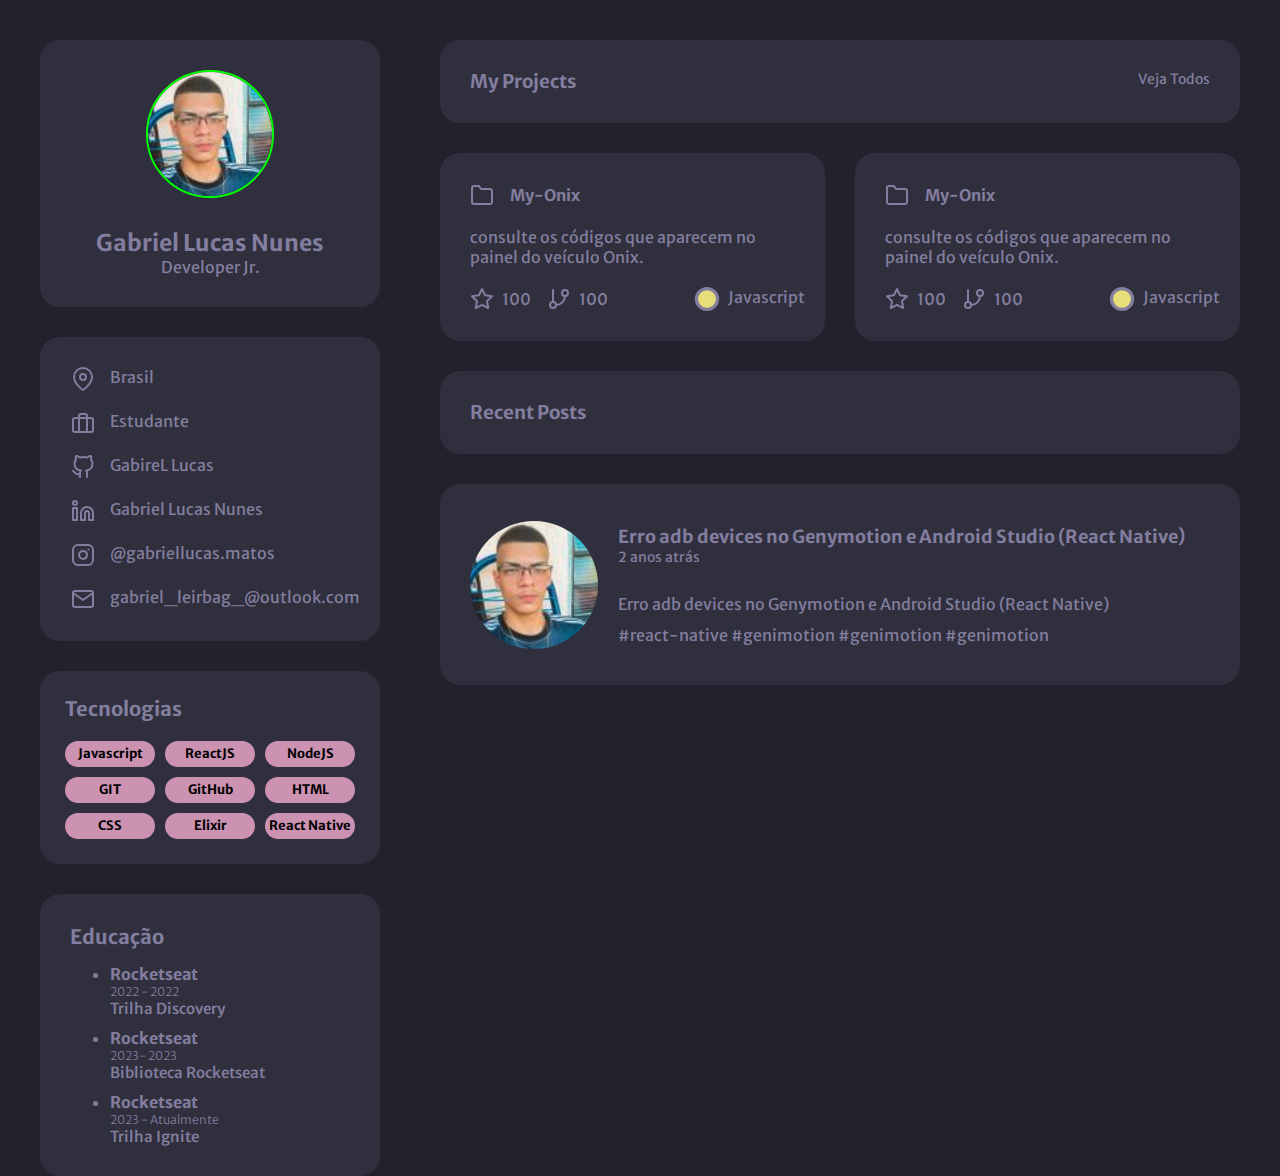
<file: Documents/profile/index.html>
<html lang="pt-br">
<head>
    <meta charset="UTF-8">
    <meta name="viewport" content="width=device-width, initial-scale=1.0">
    <link rel="preconnect" href="https://fonts.googleapis.com">
    <link rel="preconnect" href="https://fonts.gstatic.com" crossorigin>
    <link href="https://fonts.googleapis.com/css2?family=Inter:wght@400;500&family=Merriweather+Sans:wght@400;500;700&display=swap" rel="stylesheet">
    <link rel="stylesheet" href="style.css">
    <title>Document</title>
</head>
<body>
    <div class="informations">
        <div class="profile cards">
            <img src="./assets/foto.jpg" alt="eu lindão kkkk">
            <section>
                <p>Gabriel Lucas Nunes</p>
                <span>Developer Jr.</span>
            </section> 
        </div>
        <div class="socialLinks cards">
            <ul>
                <li><img src="./assets/map-pin.svg" alt=""> Brasil</li>
                <li> <img src="./assets/briefcase.svg" alt=""> Estudante</li>
                <li> <img src="./assets/github.svg" alt="">GabireL Lucas</li>
                <li> <img src="./assets/linkedin.svg" alt="">Gabriel Lucas Nunes</li>
                <li> <img src="./assets/instagram.svg" alt="">@gabriellucas.matos</li>
                <li> <img src="./assets/mail.svg" alt="">gabriel_leirbag_@outlook.com</li>
            </ul>
        </div>
        <div class="tecs cards">
            <p class="titleCards">Tecnologias</p>
            <div class="tecsList">
                <p>Javascript</p>
                <p>ReactJS</p>
                <p>NodeJS</p>
                <p>GIT</p>
                <p>GitHub</p>
                <p>HTML</p>
                <p>CSS</p>
                <p>Elixir</p>
                <p>React Native</p>
            </div>
            
        </div>
        <div class="education cards">
            <p class="titleCards">Educação</p>
            <ul>
                <li>
                   <h4>Rocketseat</h4>
                   <small>2022 - 2022</small>
                   <p>Trilha Discovery</p>
                </li>
                <li>
                    <h4>Rocketseat</h4>
                    <small> 2023- 2023</small></p>
                    <p>Biblioteca Rocketseat</p>
                </li>
                <li>
                    <h4>Rocketseat</h4>
                    <small>2023 - Atualmente</small>
                    <p>Trilha Ignite</p>
                </li>
            </ul>
        </div>
    </div>
    <div class="workins">
        <div class="titleSection cards">
            <h3>My Projects</h3>
            <p>Veja Todos</p>
        </div>
        <div class="projects">
            <div class="project cards">
                <h4><img src="./assets/folder.svg"> My-Onix</h4>
                <p>consulte os códigos que aparecem no painel do veículo Onix.</p>
                <div class="boxReactions">
                    <div class="reactions">
                        <p>
                            <img src="./assets/star.svg" alt="#">100
                        </p>
                        <p>
                            <img src="./assets/git-branch.svg" alt="#">100
                        </p>
                    </div>
                    
                    <p> 
                        <img src="./assets/elipse.svg" alt="">Javascript
                    </p>
                </div>
            </div>
            <div class="project cards">
                <h4><img src="./assets/folder.svg"> My-Onix</h4>
                <p>consulte os códigos que aparecem no painel do veículo Onix.</p>
                <div class="boxReactions">
                    <div class="reactions">
                        <p>
                            <img src="./assets/star.svg" alt="#">100
                        </p>
                        <p>
                            <img src="./assets/git-branch.svg" alt="#">100
                        </p>
                    </div>
                    <p>
                        <img src="./assets/elipse.svg" alt="#">Javascript
                    </p>
                </div>
            </div>
        </div>
        <div class="titleSection cards">
            <h3>Recent Posts</h3>
        </div>
        <div class="post cards">
            <img src="./assets/foto.jpg" alt="#">
            <div class="textBox" >
                <div>
                    <h4>Erro adb devices no Genymotion e Android Studio (React Native)</h4>
                    <p class="date">2 anos atrás</p>
                </div>
                
                <div class="descriptions">
                    <p class="description">Erro adb devices no Genymotion e Android Studio (React Native)</p>
                    <p>
                        #react-native
                        #genimotion
                        #genimotion
                        #genimotion

                    </p>
                </div>
            </div>
        </div>
    </div>
    
</body>
</html>
</file>
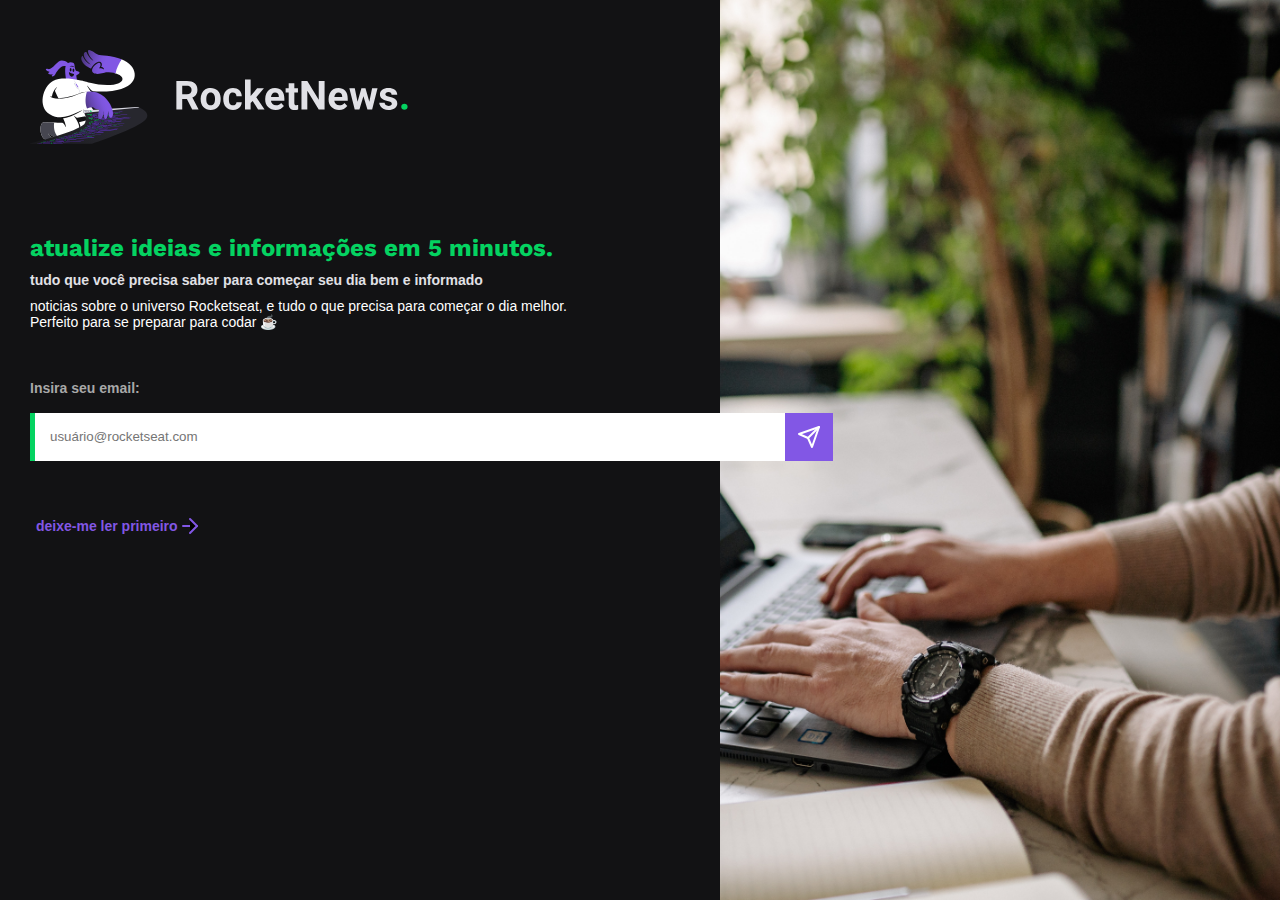
<file: Documents/Rocketnews/index.html>
<html lang="pt-br">
<head>
    <meta charset="UTF-8">
    <meta name="viewport" content="width=device-width, initial-scale=1.0">
    <link rel="stylesheet" href="style.css">
    <link rel="preconnect" href="https://fonts.googleapis.com">
    <link rel="preconnect" href="https://fonts.gstatic.com" crossorigin>
    <link href="https://fonts.googleapis.com/css2?family=League+Spartan:wght@100..900&display=swap" rel="stylesheet">
    <link rel="preconnect" href="https://fonts.googleapis.com">
    <link rel="preconnect" href="https://fonts.gstatic.com" crossorigin>
    <link href="https://fonts.googleapis.com/css2?family=Work+Sans:wght@100..900&display=swap" rel="stylesheet">
    <title>Document</title>
</head>
<body>
    <div class="container">

        <div class="logo">
            <img src="./assets/logo.svg" alt="#">
        </div>
        <div class="text">
            <h3>atualize ideias e informações em 5 minutos. </h3>
            <h4>tudo que você precisa saber para começar seu dia bem e informado</h4>
            <p>
                noticias sobre o universo Rocketseat, e tudo o que precisa para começar o dia melhor. 
                <br> Perfeito para se preparar para codar ☕
            </p>
        </div>
        <form action="">
            <label for="userEmail">Insira seu email:</label>
            <div class="dataCapture">
                <input placeholder="usuário@rocketseat.com" id="userEmail" type="email">
                <button><img src="./assets/send.svg" alt=""></button>
            </div>
            
        </form>
        <div class="btn">
            <button>deixe-me ler primeiro <img src="./assets/arrow-right.svg" alt=""></button>
        </div>
        
    </div>
    <div class="imagemFundo">
       
    </div>
    
</body>
</html>
</file>
<file: Documents/profile/style.css>
* {
    margin: 0;
    box-sizing: border-box;
}

:root {
    --body-bg-color: #22212C;
    --text-color: #837E9F;
    --bg-cards: #302F3D;
    --bg-techs: #CB92B1;
  }

body {
    display: flex;
    flex-direction: row;
    gap: 60px;
    background-color: var(--body-bg-color);
    padding: 40px;
    font-family: 'Merriweather Sans', sans-serif;
    color: var(--text-color);
}

.cards {
    display: flex;
    background-color: var(--bg-cards);
    padding: 30px;
    border-radius: 20px;
}

.informations {
    display: flex;
    flex-direction: column;
    width: 340px;
    gap: 30px;
}

.profile {
    flex-direction: column;
    align-items: center;
    justify-content: center;
    gap: 30px;
}

.profile img {
    width: 128px;
    border-radius: 128px;
    border: 2px solid #00ff00;
}

.profile section {
    display: flex;
    flex-direction: column;
    align-items: center;
}

.profile p {
    font-size: 23px;
    font-weight: 700;
}

.socialLinks {
    padding: 30 20px;
    flex-direction: column;
    align-items: flex-end;
}

.socialLinks ul {
    list-style: none;
    display: flex;
    flex-direction: column;
    gap: 20px;
    
}

.socialLinks ul li {
    display: flex;
    gap: 15px;
}

.tecs {
    flex-direction: column;
    gap: 20px;

    padding: 25px;
}

.tecsList p {
    width: 90px;
    height: 26px;
    text-align: center;
    background-color: #CB92B1;
    border-radius: 30px;
    font-weight: 700;
    font-size: 13px;
    color: #000;
    padding: 4px;
}

.tecsList {
    display: flex;
    flex-wrap: wrap;
    gap: 10px;
    justify-content: center;
    align-items: center;
}

.education {
    flex-direction: column;
    gap: 15px;
}

.titleCards {
    font-size: 20px;
    font-weight: 700;
}

.education ul {
    display: flex;
    flex-direction: column;
    gap: 10px;
}

.education ul small {
    font-weight: 300;
    font-size: 12px;
}

.education ul p {
    font-size: 15px;
    font-weight:500 ;
}

.workins {
    width: 952px;
    display: flex;
    flex-direction: column;
    gap: 30px;
}

.titleSection {
    display: flex;
    justify-content: space-between;
}

.titleSection p {
    font-size: 14px;
    font-weight: 400;
}

.projects {
    display: flex;
    gap: 30px;
}

.project {
    flex-direction: column;
    gap: 20px;
}

.boxReactions {
    display: flex;
    justify-content: space-between;
}

.project h4 {
    display: flex;
    align-items: center;
    gap: 16px;
}

.reactions {
    display: flex;
    gap: 16px;
}
.reactions p {
    display: flex;
    align-items: center;
    gap: 8px;
}
.boxReactions p {
    display: flex;
    gap: 8px;
}

.post {
    gap: 20px;
    align-items: center;
    height: 201px;
}

.post img {
    width: 128px;
    border-radius: 128px;
}

.textBox {
    display: flex;
    flex-direction: column;
    gap: 28px;
}

.textBox h4 {
    font-size: 18px;
    font-weight: 700;
}

.date {
    font-size: 14px;
    font-weight: 400;
}

.descriptions {
    display: flex;
    flex-direction: column;
    gap: 11px;
}

.description {
    font-size: 16px;
    font-weight: 400;
}
</file>
<file: Documents/Rocketnews/style.css>
* {
    margin: 0;
    box-sizing: border-box;
}

:root {
    --body-bg-color: #121214;
    --text-color: #E1E1E6;
    --title-color: #04D361;
    --form-color: #A8A8A8;
    --bg-button-color: #8257e5;
  }

body {
    display: flex;
}

.imagemFundo{
    flex: 1;
    background: url(./assets/read_news.jpg) no-repeat 60% / cover;
}
.container{
    background-color: var(--body-bg-color);
    
    width: 720px;
    padding: 50px 30px;
}

.logo img{
    width: 389px;
}

.text {
    margin-top: 90px;
    display: flex;
    flex-direction: column;
    gap: 10px;
}

.text h3 {
    color: var(--title-color);
    font-family: "Work Sans", sans-serif;
    font-size: 24px;
    font-weight: 700;
}

.text h4 {
    color: var(--text-color);
    font-family: "Spartan", sans-serif;
    font-size: 14px;
    font-weight: 700;
}

.text p {
    font-family: "Spartan", sans-serif;
    font-size: 14px;
    font-weight: 400;
    color: #fff;
}

form {
    margin-top: 50px;
}

label {
    color: #A8A8A8;

    font-family: "Spartan", sans-serif;
    font-size: 14px;
    font-weight: 700;
}

.dataCapture{
    display: flex;
    align-items: center;
    position: absolute;
    border-left: 5px var(--title-color) solid ;
    margin-top: 17px;;
}

input{
    background: #fff;
    outline: none;
    width: 750px;
    height: 48px;
    border: none;
    padding: 17px 15px;
}

form button {
    background: var(--bg-button-color);
    height: 48px;
    border: none;
    padding: 12px;
}

form button:hover {
    background-color: #8257e58c;
}

.btn {
    margin-top: 117px;
}

.btn button {
    outline: none;
    background: none;
    border: none;
    color: var(--bg-button-color);
    font-family: "Spartan", sans-serif;
    font-size: 14px;
    font-weight: 700;
    display: flex;
    align-items: center;
}

.btn button:hover {
    color: #9a7ddf;
}
</file>
